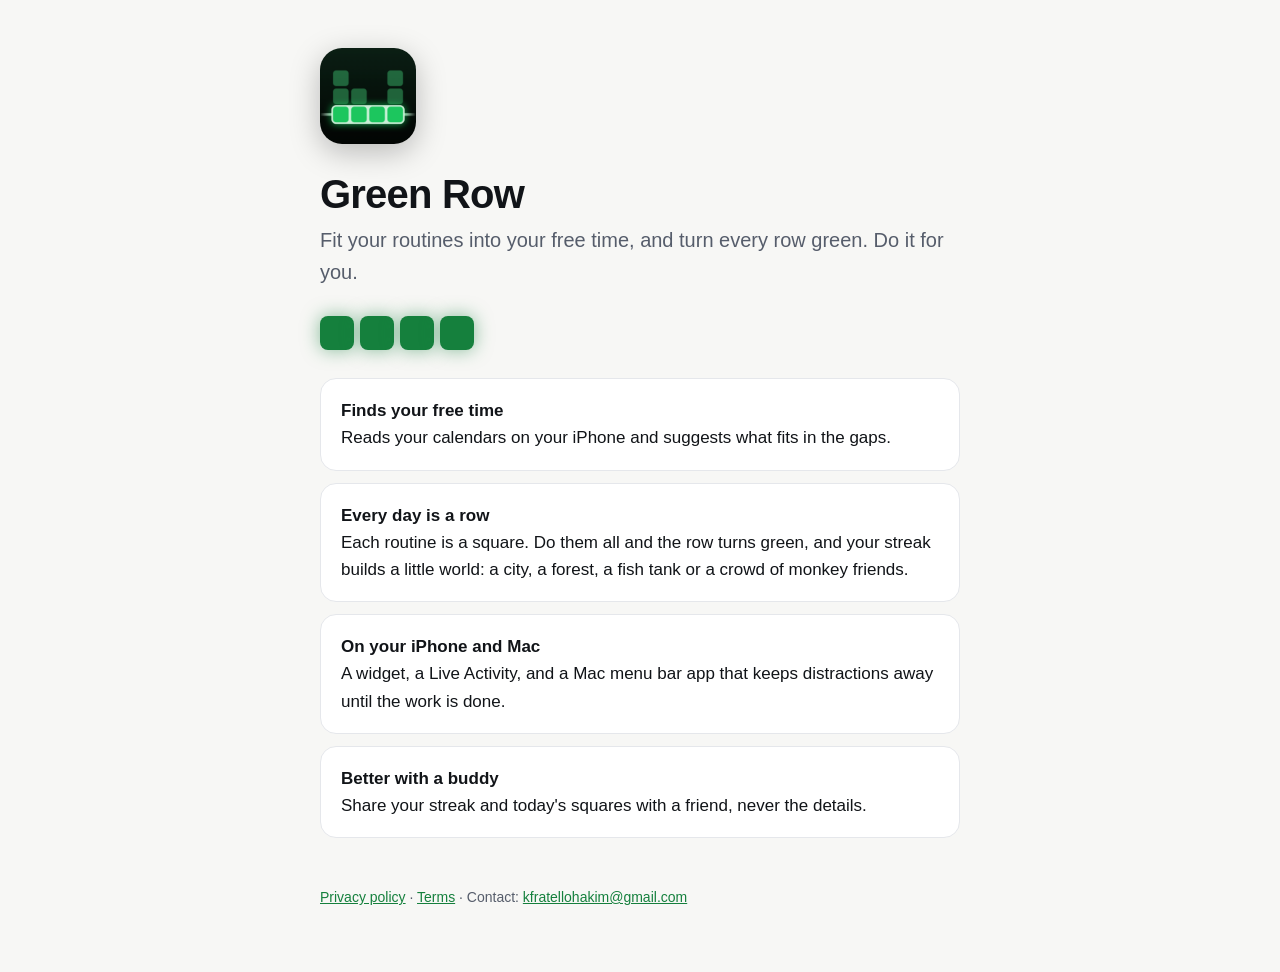
<file: index.html>
<!doctype html>
<html lang="en">
<head>
<meta charset="utf-8">
<meta name="viewport" content="width=device-width, initial-scale=1">
<title>Green Row</title>
<meta name="description" content="Green Row fits your routines into your free time and turns every day's row green.">
<link rel="icon" href="icon.png">
<link rel="stylesheet" href="style.css">
</head>
<body>
<main>
  <img class="logo" src="icon.png" alt="Green Row app icon">
  <h1>Green Row</h1>
  <p class="lead">Fit your routines into your free time, and turn every row green. Do it for you.</p>
  <div class="row" aria-hidden="true"><span></span><span></span><span></span><span></span></div>
  <div class="card"><b>Finds your free time</b>Reads your calendars on your iPhone and suggests what fits in the gaps.</div>
  <div class="card"><b>Every day is a row</b>Each routine is a square. Do them all and the row turns green, and your streak builds a little world: a city, a forest, a fish tank or a crowd of monkey friends.</div>
  <div class="card"><b>On your iPhone and Mac</b>A widget, a Live Activity, and a Mac menu bar app that keeps distractions away until the work is done.</div>
  <div class="card"><b>Better with a buddy</b>Share your streak and today's squares with a friend, never the details.</div>
  <footer>
    <a href="privacy.html">Privacy policy</a> · <a href="terms.html">Terms</a> · Contact: <a href="mailto:kfratellohakim@gmail.com">kfratellohakim@gmail.com</a>
  </footer>
</main>
</body>
</html>
</file>
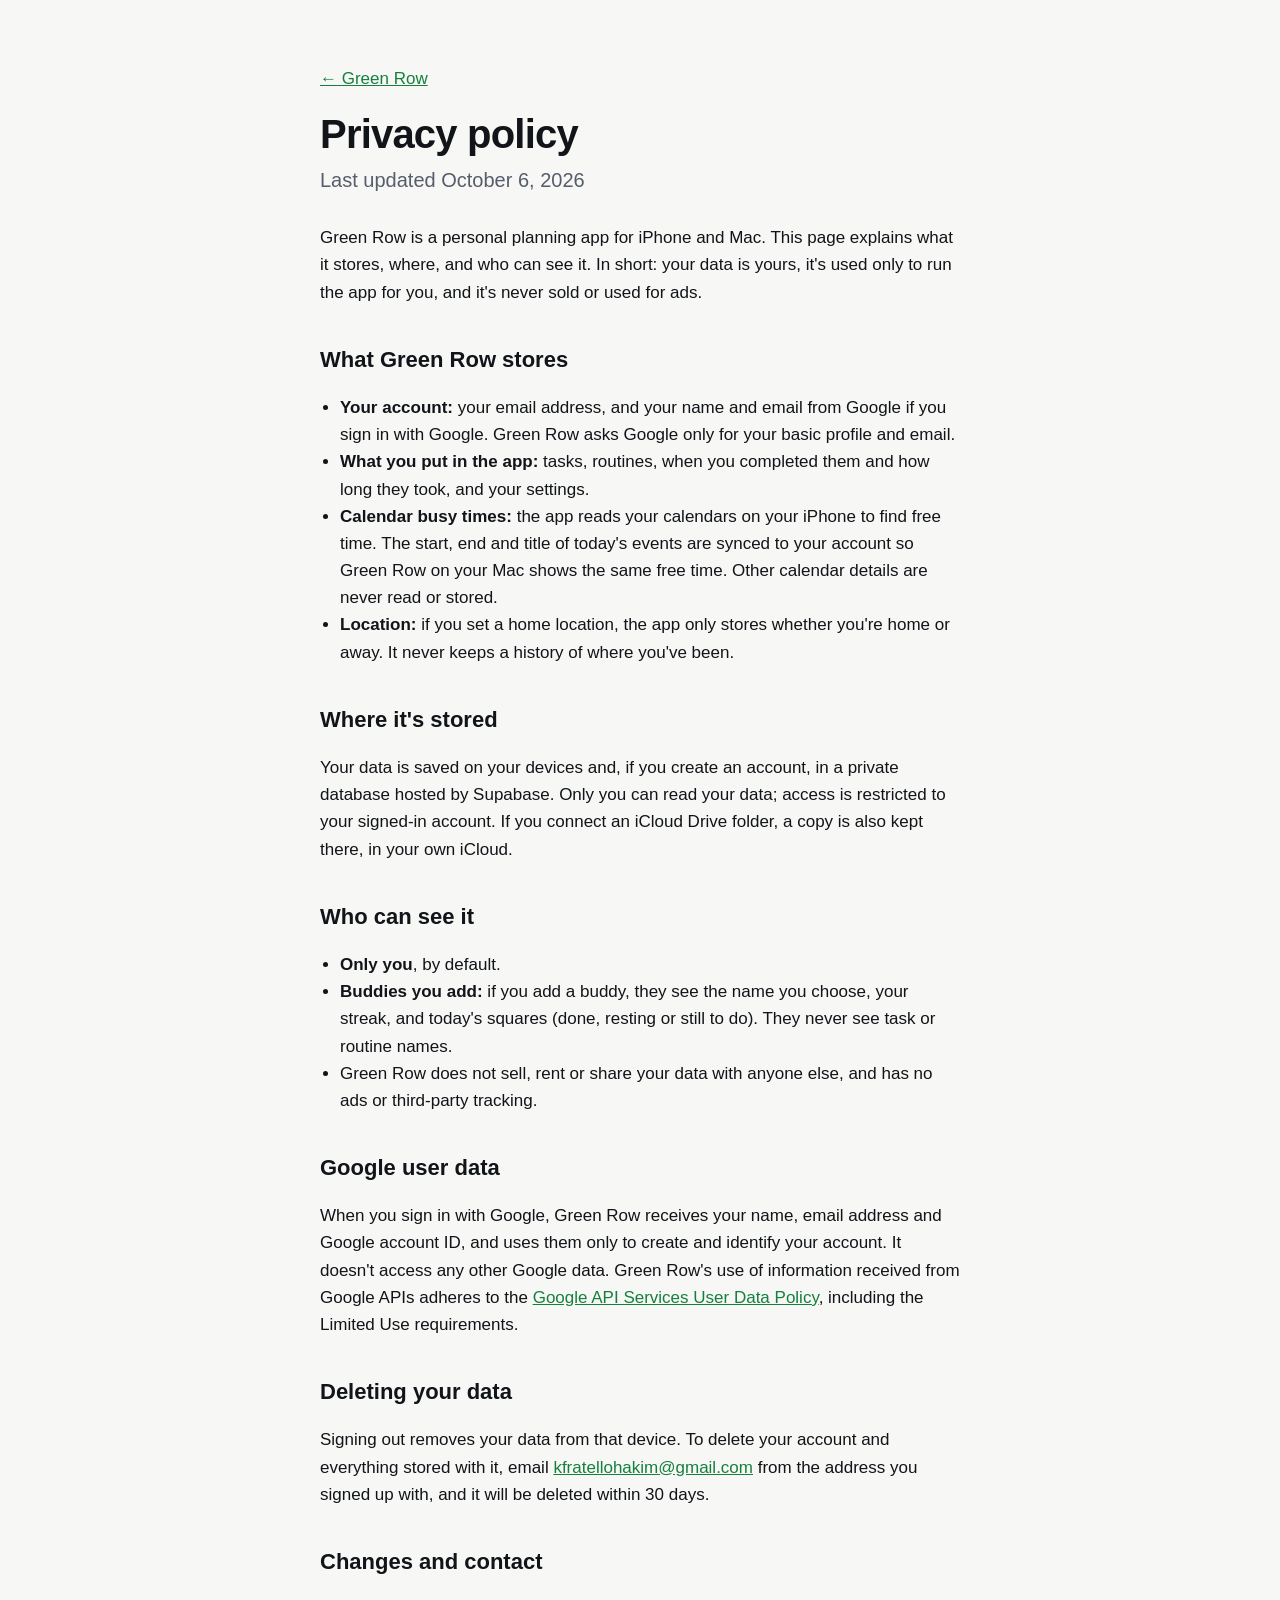
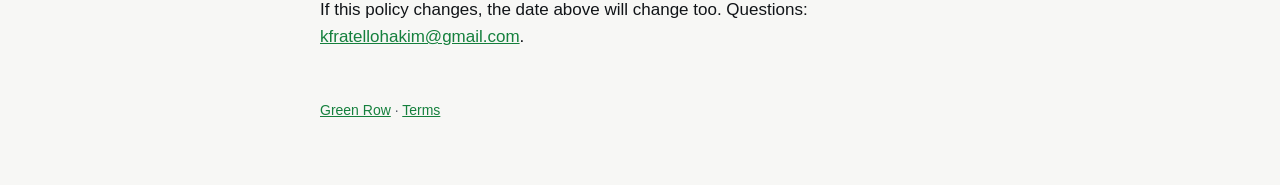
<file: privacy.html>
<!doctype html>
<html lang="en">
<head>
<meta charset="utf-8">
<meta name="viewport" content="width=device-width, initial-scale=1">
<title>Privacy Policy · Green Row</title>
<link rel="icon" href="icon.png">
<link rel="stylesheet" href="style.css">
</head>
<body>
<main>
  <p><a href="index.html">← Green Row</a></p>
  <h1>Privacy policy</h1>
  <p class="lead">Last updated October 6, 2026</p>
  <p>Green Row is a personal planning app for iPhone and Mac. This page explains what it stores, where, and who can see it. In short: your data is yours, it's used only to run the app for you, and it's never sold or used for ads.</p>

  <h2>What Green Row stores</h2>
  <ul>
    <li><b>Your account:</b> your email address, and your name and email from Google if you sign in with Google. Green Row asks Google only for your basic profile and email.</li>
    <li><b>What you put in the app:</b> tasks, routines, when you completed them and how long they took, and your settings.</li>
    <li><b>Calendar busy times:</b> the app reads your calendars on your iPhone to find free time. The start, end and title of today's events are synced to your account so Green Row on your Mac shows the same free time. Other calendar details are never read or stored.</li>
    <li><b>Location:</b> if you set a home location, the app only stores whether you're home or away. It never keeps a history of where you've been.</li>
  </ul>

  <h2>Where it's stored</h2>
  <p>Your data is saved on your devices and, if you create an account, in a private database hosted by Supabase. Only you can read your data; access is restricted to your signed-in account. If you connect an iCloud Drive folder, a copy is also kept there, in your own iCloud.</p>

  <h2>Who can see it</h2>
  <ul>
    <li><b>Only you</b>, by default.</li>
    <li><b>Buddies you add:</b> if you add a buddy, they see the name you choose, your streak, and today's squares (done, resting or still to do). They never see task or routine names.</li>
    <li>Green Row does not sell, rent or share your data with anyone else, and has no ads or third-party tracking.</li>
  </ul>

  <h2>Google user data</h2>
  <p>When you sign in with Google, Green Row receives your name, email address and Google account ID, and uses them only to create and identify your account. It doesn't access any other Google data. Green Row's use of information received from Google APIs adheres to the <a href="https://developers.google.com/terms/api-services-user-data-policy">Google API Services User Data Policy</a>, including the Limited Use requirements.</p>

  <h2>Deleting your data</h2>
  <p>Signing out removes your data from that device. To delete your account and everything stored with it, email <a href="mailto:kfratellohakim@gmail.com">kfratellohakim@gmail.com</a> from the address you signed up with, and it will be deleted within 30 days.</p>

  <h2>Changes and contact</h2>
  <p>If this policy changes, the date above will change too. Questions: <a href="mailto:kfratellohakim@gmail.com">kfratellohakim@gmail.com</a>.</p>
  <footer><a href="index.html">Green Row</a> · <a href="terms.html">Terms</a></footer>
</main>
</body>
</html>
</file>
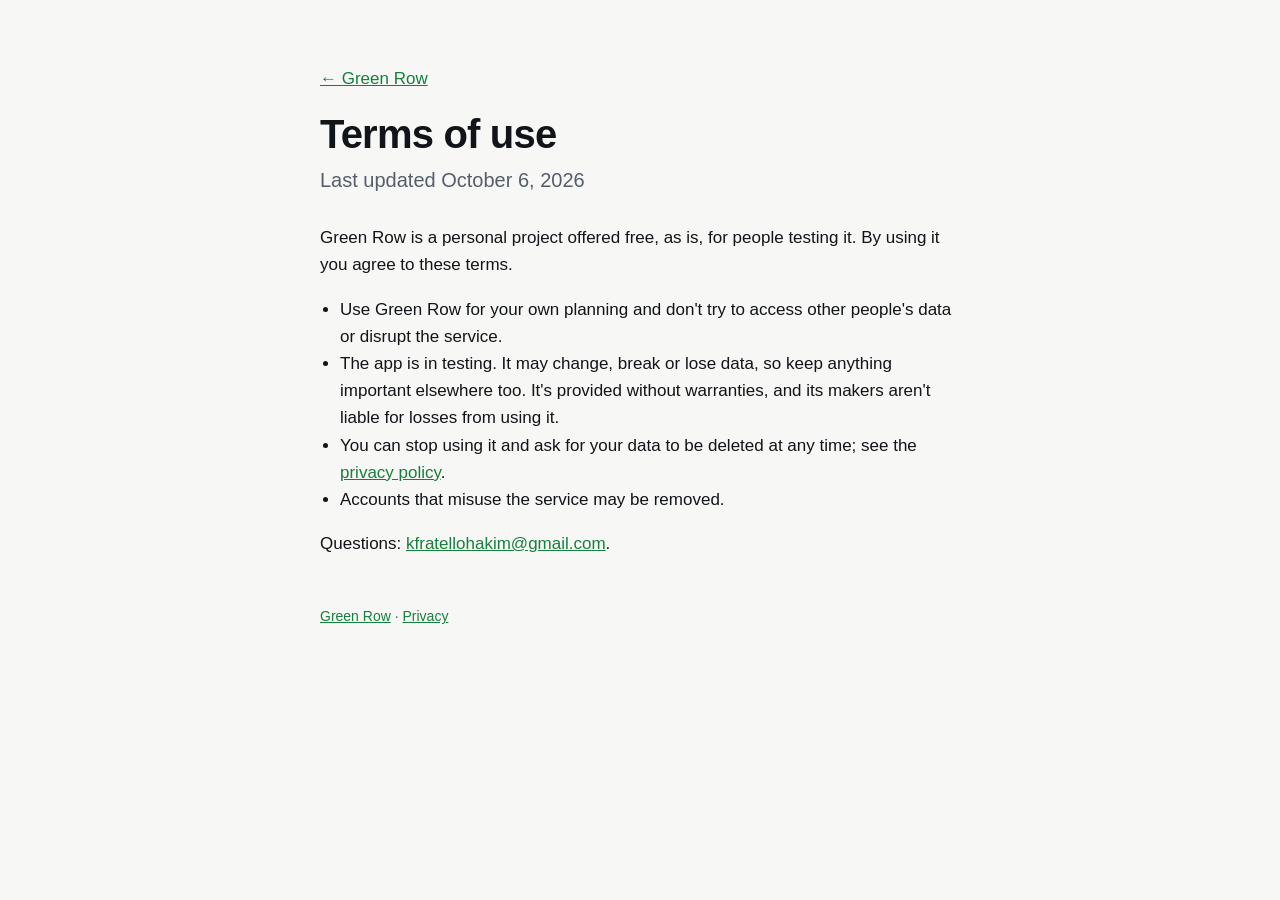
<file: terms.html>
<!doctype html>
<html lang="en">
<head>
<meta charset="utf-8">
<meta name="viewport" content="width=device-width, initial-scale=1">
<title>Terms · Green Row</title>
<link rel="icon" href="icon.png">
<link rel="stylesheet" href="style.css">
</head>
<body>
<main>
  <p><a href="index.html">← Green Row</a></p>
  <h1>Terms of use</h1>
  <p class="lead">Last updated October 6, 2026</p>
  <p>Green Row is a personal project offered free, as is, for people testing it. By using it you agree to these terms.</p>
  <ul>
    <li>Use Green Row for your own planning and don't try to access other people's data or disrupt the service.</li>
    <li>The app is in testing. It may change, break or lose data, so keep anything important elsewhere too. It's provided without warranties, and its makers aren't liable for losses from using it.</li>
    <li>You can stop using it and ask for your data to be deleted at any time; see the <a href="privacy.html">privacy policy</a>.</li>
    <li>Accounts that misuse the service may be removed.</li>
  </ul>
  <p>Questions: <a href="mailto:kfratellohakim@gmail.com">kfratellohakim@gmail.com</a>.</p>
  <footer><a href="index.html">Green Row</a> · <a href="privacy.html">Privacy</a></footer>
</main>
</body>
</html>
</file>
<file: style.css>
:root { --bg: #f7f7f5; --ink: #111418; --muted: #565d6b; --green: #15803d; --card: #fff; --line: #e5e7eb; }
@media (prefers-color-scheme: dark) { :root { --bg: #0e1116; --ink: #e8eaed; --muted: #9aa3af; --green: #4ade80; --card: #171b22; --line: #262c36; } }
* { box-sizing: border-box; }
body { margin: 0; background: var(--bg); color: var(--ink); font: 17px/1.6 -apple-system, BlinkMacSystemFont, "Segoe UI", sans-serif; }
main { max-width: 680px; margin: 0 auto; padding: 48px 20px 64px; }
.logo { width: 96px; height: 96px; border-radius: 22px; box-shadow: 0 8px 30px rgba(0,0,0,.25); }
h1 { font-size: 40px; line-height: 1.1; margin: 20px 0 8px; letter-spacing: -0.02em; }
h2 { font-size: 22px; margin: 36px 0 8px; }
.lead { font-size: 20px; color: var(--muted); margin: 0 0 28px; }
.row { display: flex; gap: 6px; margin: 28px 0; }
.row span { width: 34px; height: 34px; border-radius: 8px; background: var(--green); box-shadow: 0 0 18px color-mix(in srgb, var(--green) 50%, transparent); }
.card { background: var(--card); border: 1px solid var(--line); border-radius: 16px; padding: 18px 20px; margin: 12px 0; }
.card b { display: block; }
a { color: var(--green); }
footer { margin-top: 48px; color: var(--muted); font-size: 14px; }
ul { padding-left: 20px; }
</file>
